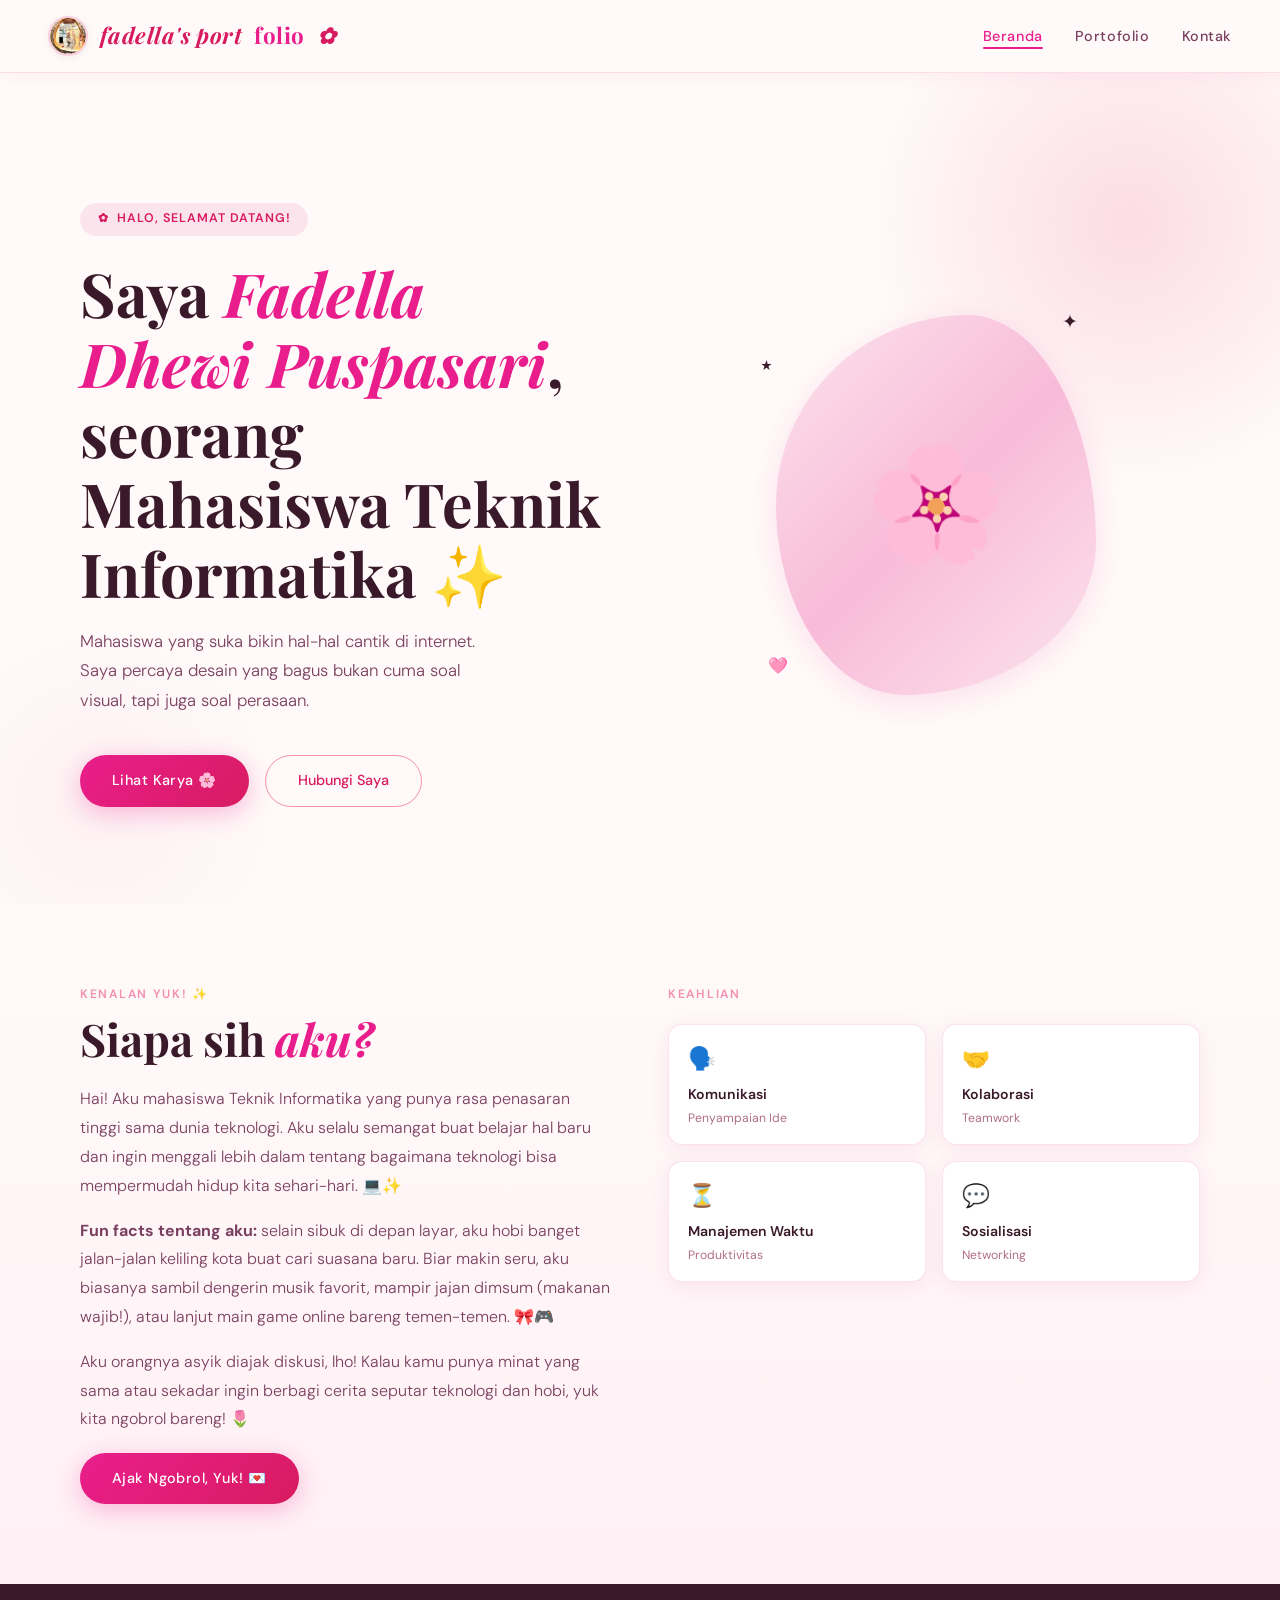
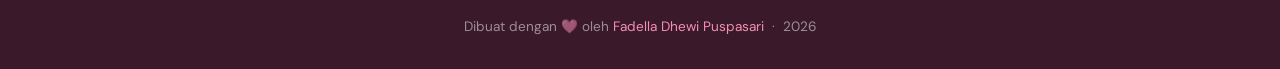
<file: index.html>
<!DOCTYPE html>
<html lang="id">
<head>
  <meta charset="UTF-8">
  <meta name="viewport" content="width=device-width, initial-scale=1.0">
  <meta name="description" content="Website personal milik Fadella Dhewi Puspasari — mahasiswa informatika yang suka desain cantik.">
  <meta name="author" content="Fadella Dhewi Puspasari">
  <title>Beranda — Fadella Dhewi Puspasari</title>
  <link rel="icon" href="fadella.ico" type="image/x-icon">
  <link rel="stylesheet" href="styles.css">
</head>
<body>

  <!-- ── Header & Navbar ── -->
  <header class="navbar">
    <a href="index.html" class="navbar-logo" aria-label="Kembali ke beranda">
      <img src="fadella.png" alt="Foto Fadella" class="logo-img">
      fadella's port<span>folio</span> ✿</a>
    <nav aria-label="Navigasi utama">
      <ul class="navbar-nav">
        <li><a href="index.html" class="active" aria-current="page">Beranda</a></li>
        <li><a href="portfolio.html">Portofolio</a></li>
        <li><a href="contact.html">Kontak</a></li>
      </ul>
    </nav>
  </header>

  <!-- ── Main Content ── -->
  <main>

    <!-- Hero -->
    <section class="hero" aria-label="Perkenalan">
      <div class="hero-blob-top" aria-hidden="true"></div>
      <div class="hero-blob-bottom" aria-hidden="true"></div>

      <div class="hero-text">
        <div class="hero-tag">Halo, selamat datang!</div>
        <h1 class="hero-title">Saya <em>Fadella Dhewi Puspasari</em>,<br>seorang Mahasiswa Teknik Informatika ✨</h1>
        <p class="hero-sub">
          Mahasiswa yang suka bikin hal-hal cantik di internet. Saya percaya desain yang bagus bukan cuma soal visual, tapi juga soal perasaan.
        </p>
        <div class="hero-ctas">
          <a href="portfolio.html" class="btn-primary">Lihat Karya 🌸</a>
          <a href="contact.html" class="btn-outline">Hubungi Saya</a>
        </div>
      </div>

      <div class="hero-visual">
        <div class="avatar-frame" aria-hidden="true">
          🌸
          <span class="avatar-deco avatar-deco-1">✦</span>
          <span class="avatar-deco avatar-deco-2">🩷</span>
          <span class="avatar-deco avatar-deco-3">⋆</span>
        </div>
        <!-- Kalau punya foto, ganti bagian avatar-frame di atas dengan ini:
        <img
          src="images/foto-profil.jpg"
          alt="Foto profil Nama Kamu, mahasiswa web development"
          class="avatar-img"
          width="220"
          height="220"
        >
        -->
      </div>
    </section>

    <!-- About -->
    <section class="about" aria-label="Tentang saya">
      <div class="about-grid">
          <div class="about-text">
          <span class="section-label">Kenalan Yuk! ✨</span>
          <h2 class="section-title">Siapa sih <em>aku?</em></h2>
          <p>
            Hai! Aku mahasiswa Teknik Informatika yang punya rasa penasaran tinggi sama dunia teknologi. Aku selalu semangat buat belajar hal baru dan ingin menggali lebih dalam tentang bagaimana teknologi bisa mempermudah hidup kita sehari-hari. 💻✨
          </p>
          
          <p>
            <strong>Fun facts tentang aku:</strong> selain sibuk di depan layar, aku hobi banget jalan-jalan keliling kota buat cari suasana baru. Biar makin seru, aku biasanya sambil dengerin musik favorit, mampir jajan dimsum (makanan wajib!), atau lanjut main game online bareng temen-temen. 🎀🎮
          </p>
          
          <p>
            Aku orangnya asyik diajak diskusi, lho! Kalau kamu punya minat yang sama atau sekadar ingin berbagi cerita seputar teknologi dan hobi, yuk kita ngobrol bareng! 🌷
          </p>

          <div class="about-cta">
            <a href="contact.html" class="btn-primary">Ajak Ngobrol, Yuk! 💌</a>
          </div>
        </div>

        <div>
          <span class="skills-heading">Keahlian</span>
          <div class="skills-grid">
            <!-- Komunikasi -->
            <div class="skill-pill">
              <div class="skill-icon" aria-hidden="true">🗣️</div>
              <div class="skill-name">Komunikasi</div>
              <div class="skill-desc">Penyampaian Ide</div>
            </div>

            <!-- Kerja Sama Tim -->
            <div class="skill-pill">
              <div class="skill-icon" aria-hidden="true">🤝</div>
              <div class="skill-name">Kolaborasi</div>
              <div class="skill-desc">Teamwork</div>
            </div>

            <!-- Manajemen Waktu -->
            <div class="skill-pill">
              <div class="skill-icon" aria-hidden="true">⏳</div>
              <div class="skill-name">Manajemen Waktu</div>
              <div class="skill-desc">Produktivitas</div>
            </div>

            <!-- Sosialisasi -->
            <div class="skill-pill">
              <div class="skill-icon" aria-hidden="true">💬</div>
              <div class="skill-name">Sosialisasi</div>
              <div class="skill-desc">Networking</div>
            </div>
          </div>
        </div>
      </div>
    </section>

  </main>

  <!-- ── Footer ── -->
  <footer class="site-footer">
    <p>Dibuat dengan 🩷 oleh <span>Fadella Dhewi Puspasari</span> &nbsp;·&nbsp; 2026</p>
  </footer>

</body>
</html>
</file>
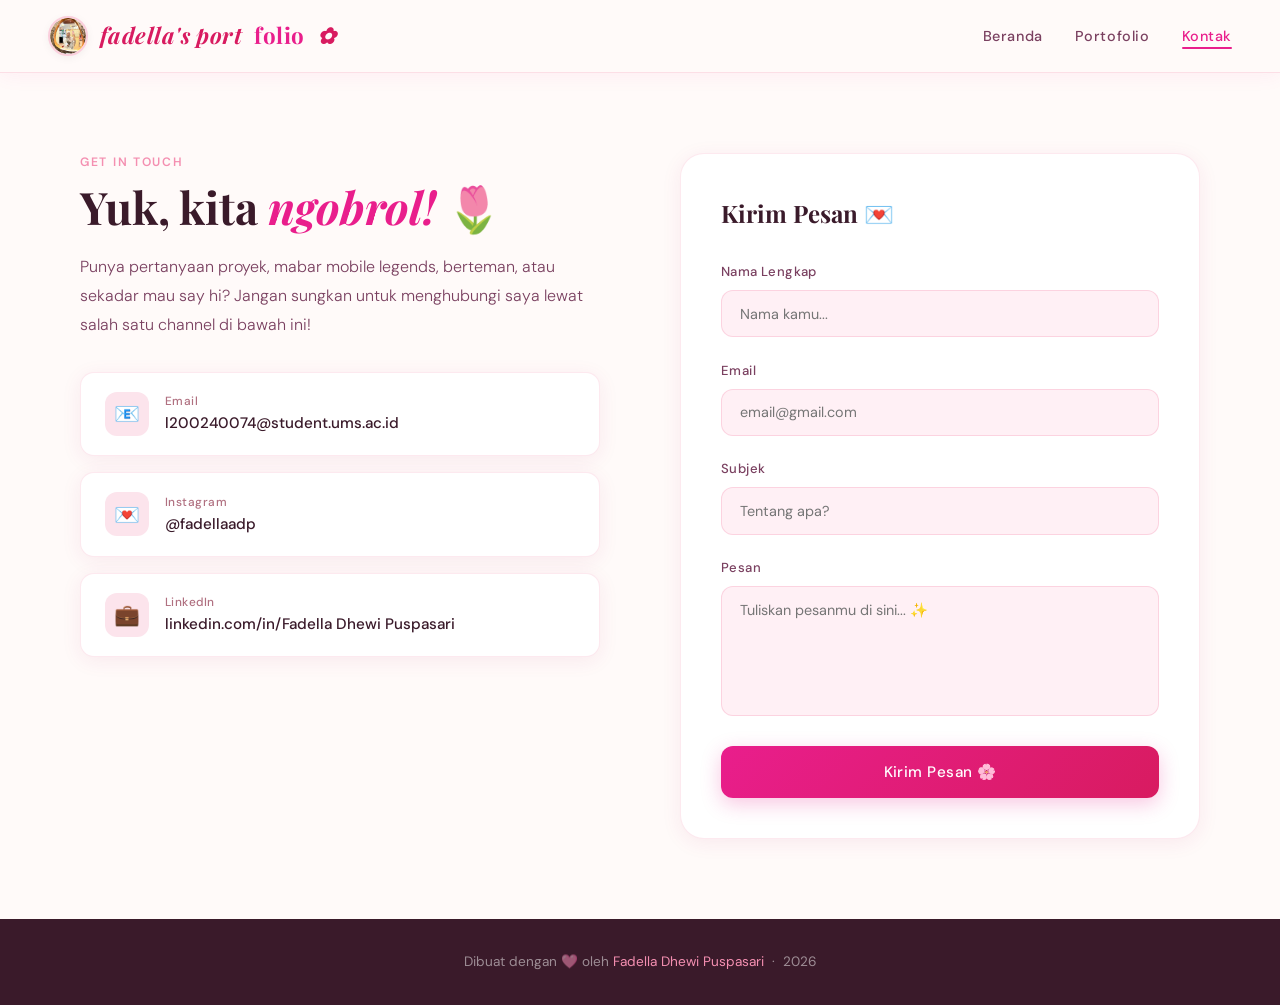
<file: contact.html>
<!DOCTYPE html>
<html lang="id">
<head>
  <meta charset="UTF-8">
  <meta name="viewport" content="width=device-width, initial-scale=1.0">
  <meta name="description" content="Hubungi Fadella Dhewi Puspasari — tersedia via email, Instagram, dan LinkedIn.">
  <meta name="author" content="Fadella Dhewi Puspasari">
  <title>Kontak — Fadella Dhewi Puspasari</title>
  <link rel="icon" href="fadella.ico" type="image/x-icon">
  <link rel="stylesheet" href="styles.css">
</head>
<body>

  <!-- ── Header & Navbar ── -->
  <header class="navbar">
    <a href="index.html" class="navbar-logo" aria-label="Kembali ke beranda">
      <img src="fadella.png" alt="Foto Fadella" class="logo-img">
      fadella's port<span>folio</span> ✿</a>
    <nav aria-label="Navigasi utama">
      <ul class="navbar-nav">
        <li><a href="index.html">Beranda</a></li>
        <li><a href="portfolio.html">Portofolio</a></li>
        <li><a href="contact.html" class="active" aria-current="page">Kontak</a></li>
      </ul>
    </nav>
  </header>

  <!-- ── Main Content ── -->
  <main>
    <div class="contact-wrap">

      <!-- Info Kontak -->
      <section aria-label="Informasi kontak">
        <span class="section-label">Get in Touch</span>
        <h1 class="section-title">Yuk, kita <em>ngobrol!</em> 🌷</h1>
        <p class="contact-desc">
          Punya pertanyaan proyek, mabar mobile legends, berteman, atau sekadar mau say hi? Jangan sungkan untuk menghubungi saya lewat salah satu channel di bawah ini!
        </p>

        <div class="contact-cards">
          <a href="mailto:l200240074@student.ums.ac.id" class="contact-card" aria-label="Kirim email ke example@gmail.com">
            <div class="cc-icon" aria-hidden="true">📧</div>
            <div class="cc-text">
              <span class="cc-label">Email</span>
              <span class="cc-val">l200240074@student.ums.ac.id</span>
            </div>
          </a>
          <a href="https://instagram.com/fadellaadp" target="_blank" rel="noopener noreferrer" class="contact-card" aria-label="Kunjungi Instagram @username (membuka tab baru)">
            <div class="cc-icon" aria-hidden="true">💌</div>
            <div class="cc-text">
              <span class="cc-label">Instagram</span>
              <span class="cc-val">@fadellaadp</span>
            </div>
          </a>
          <a href="https://www.linkedin.com/in/fadella-dhewi-puspasari-aa2275339?trk=universal-search-cluster" target="_blank" rel="noopener noreferrer" class="contact-card" aria-label="Kunjungi profil LinkedIn (membuka tab baru)">
            <div class="cc-icon" aria-hidden="true">💼</div>
            <div class="cc-text">
              <span class="cc-label">LinkedIn</span>
              <span class="cc-val">linkedin.com/in/Fadella Dhewi Puspasari</span>
            </div>
          </a>
        </div>
      </section>

      <!-- Form Kontak -->
      <section aria-label="Formulir kontak">
        <div class="contact-form-card">
          <h2 class="contact-form-title">Kirim Pesan 💌</h2>
          <form action="#" method="post" novalidate>
            <div class="form-group">
              <label for="nama">Nama Lengkap</label>
              <input
                type="text"
                id="nama"
                name="nama"
                placeholder="Nama kamu..."
                autocomplete="name"
              >
            </div>
            <div class="form-group">
              <label for="email">Email</label>
              <input
                type="email"
                id="email"
                name="email"
                placeholder="email@gmail.com"
                autocomplete="email"
              >
            </div>
            <div class="form-group">
              <label for="subjek">Subjek</label>
              <input
                type="text"
                id="subjek"
                name="subjek"
                placeholder="Tentang apa?"
              >
            </div>
            <div class="form-group">
              <label for="pesan">Pesan</label>
              <textarea
                id="pesan"
                name="pesan"
                placeholder="Tuliskan pesanmu di sini... ✨"
              ></textarea>
            </div>
            <button type="submit" class="btn-send">Kirim Pesan 🌸</button>
          </form>
        </div>
      </section>

    </div>
  </main>

  <!-- ── Footer ── -->
  <footer class="site-footer">
    <p>Dibuat dengan 🩷 oleh <span>Fadella Dhewi Puspasari</span> &nbsp;·&nbsp; 2026</p>
  </footer>

</body>
</html>
</file>
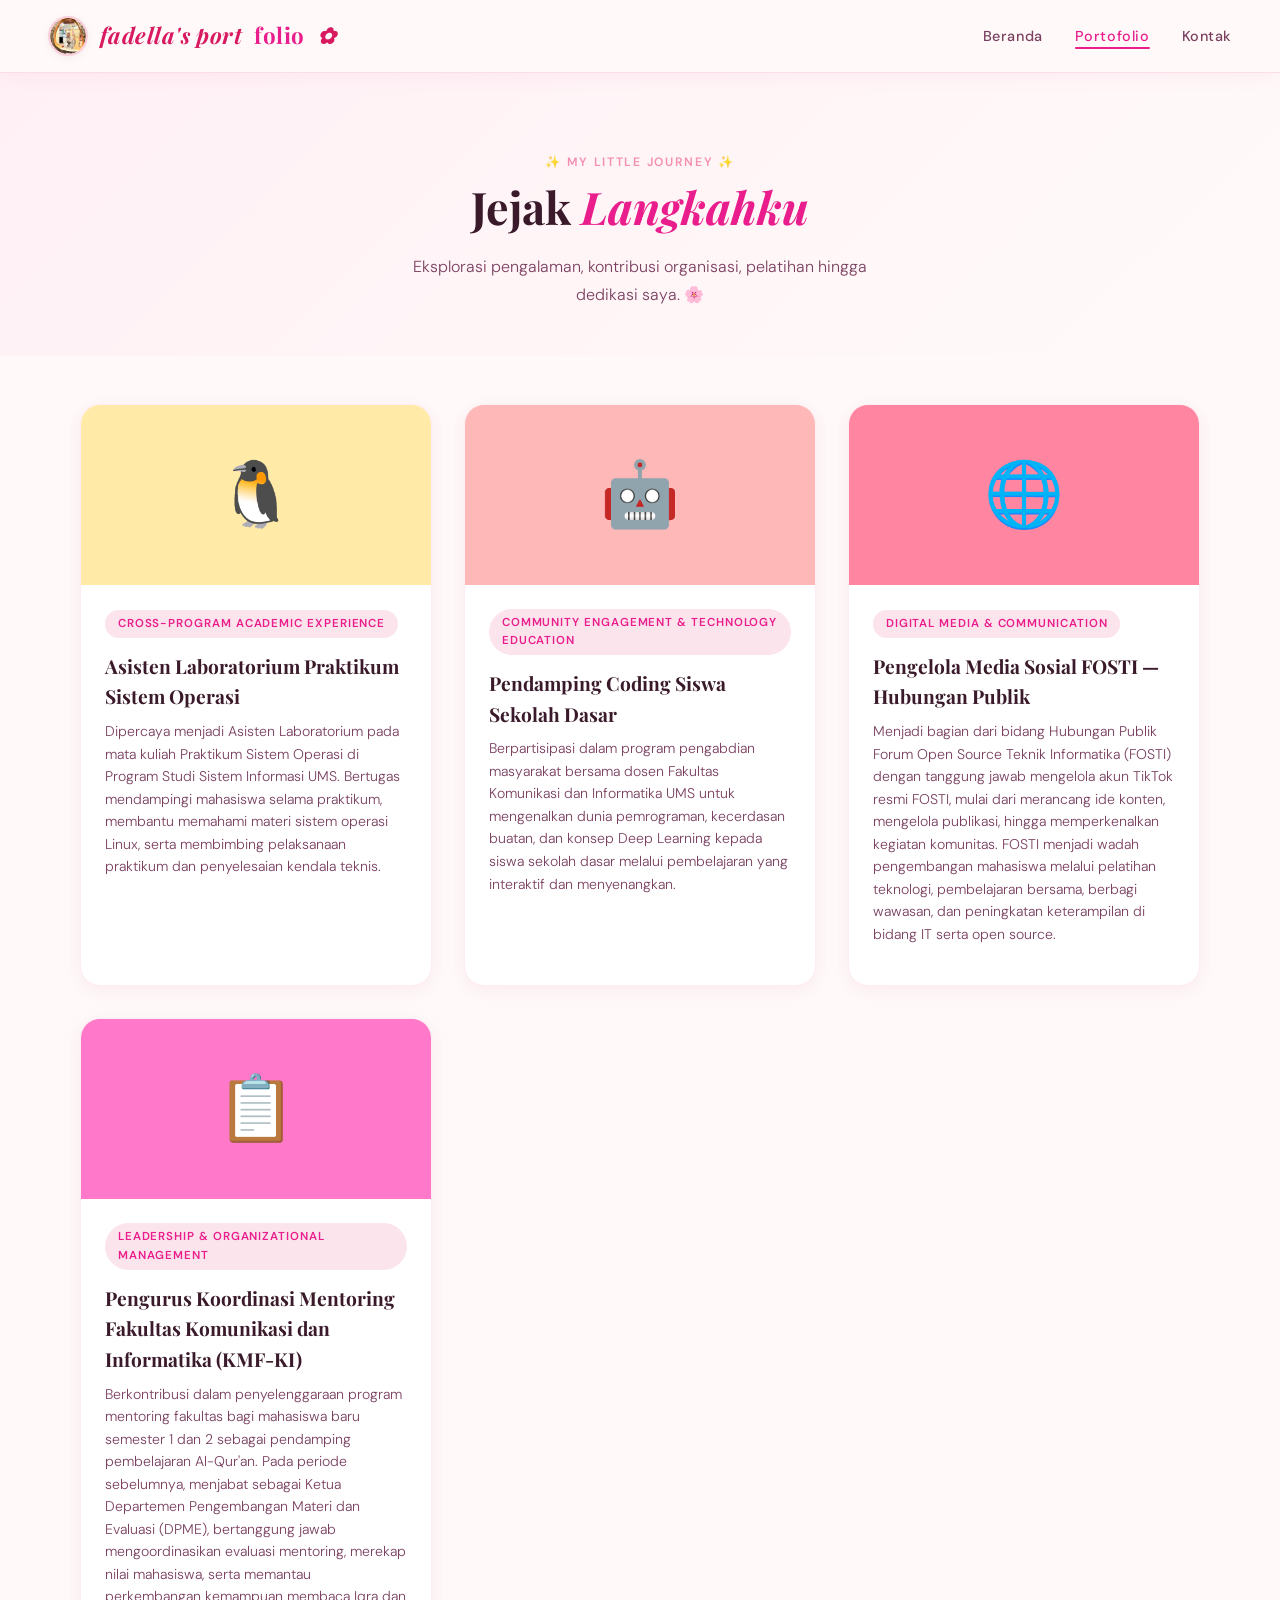
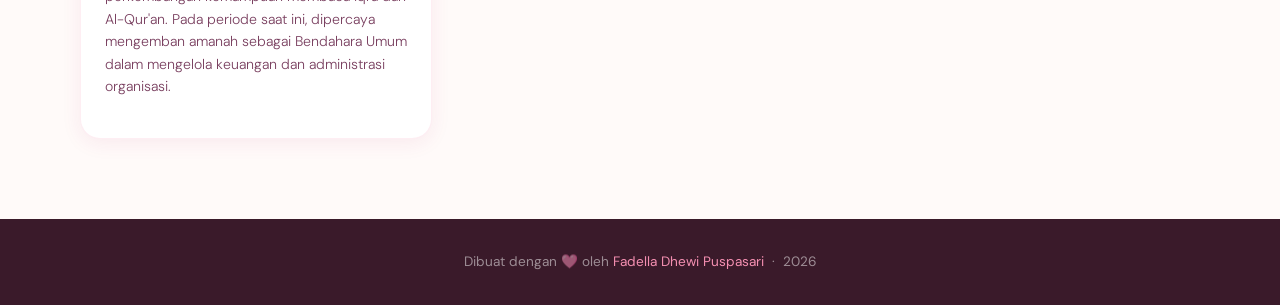
<file: portfolio.html>
<!DOCTYPE html>
<html lang="id">
<head>
  <meta charset="UTF-8">
  <meta name="viewport" content="width=device-width, initial-scale=1.0">
  <meta name="description" content="Portofolio proyek web Nama Kamu — kumpulan karya HTML, CSS, dan JavaScript.">
  <meta name="author" content="Fadella Dhewi Puspasari">
  <title>Portofolio — Fadella Dhewi Puspasari</title>
  <link rel="icon" href="fadella.ico" type="image/x-icon">
  <link rel="stylesheet" href="styles.css">
</head>
<body>

  <!-- ── Header & Navbar ── -->
  <header class="navbar">
    <a href="index.html" class="navbar-logo" aria-label="Kembali ke beranda">
      <img src="fadella.png" alt="Foto Fadella" class="logo-img">
      fadella's port<span>folio</span> ✿</a>
    <nav aria-label="Navigasi utama">
      <ul class="navbar-nav">
        <li><a href="index.html">Beranda</a></li>
        <li><a href="portfolio.html" class="active" aria-current="page">Portofolio</a></li>
        <li><a href="contact.html">Kontak</a></li>
      </ul>
    </nav>
  </header>

  <!-- ── Main Content ── -->
  <main>

    <!-- Portfolio Hero -->
    <section class="portfolio-hero" aria-label="Halaman portofolio">
      <span class="section-label">✨ My Little Journey ✨</span>
      <h1 class="section-title">Jejak <em>Langkahku</em></h1>
      <p class="portfolio-hero-desc">
        Eksplorasi pengalaman, kontribusi organisasi, pelatihan hingga dedikasi saya. 🌸
      </p>
    </section>

    <!-- Projects Grid -->
    <section aria-label="Daftar proyek">
      <div class="projects-grid">

        <article class="project-card">
  <div class="project-thumb thumb-os" aria-hidden="true">🐧</div>
  <div class="project-info">
    <span class="project-tag">Cross-Program Academic Experience</span>
    <h2 class="project-title">Asisten Laboratorium Praktikum Sistem Operasi</h2>
    <p class="project-desc">Dipercaya menjadi Asisten Laboratorium pada mata kuliah Praktikum Sistem Operasi di Program Studi Sistem Informasi UMS. Bertugas mendampingi mahasiswa selama praktikum, membantu memahami materi sistem operasi Linux, serta membimbing pelaksanaan praktikum dan penyelesaian kendala teknis.</p>
  </div>
</article>

<article class="project-card">
  <div class="project-thumb thumb-ai" aria-hidden="true">🤖</div>
  <div class="project-info">
    <span class="project-tag">Community Engagement & Technology Education</span>
    <h2 class="project-title">Pendamping Coding Siswa Sekolah Dasar</h2>
    <p class="project-desc">Berpartisipasi dalam program pengabdian masyarakat bersama dosen Fakultas Komunikasi dan Informatika UMS untuk mengenalkan dunia pemrograman, kecerdasan buatan, dan konsep Deep Learning kepada siswa sekolah dasar melalui pembelajaran yang interaktif dan menyenangkan.</p>
  </div>
</article>

<article class="project-card">
  <div class="project-thumb thumb-fosti" aria-hidden="true">🌐</div>
  <div class="project-info">
    <span class="project-tag">Digital Media & Communication</span>
    <h2 class="project-title">Pengelola Media Sosial FOSTI — Hubungan Publik</h2>
    <p class="project-desc">Menjadi bagian dari bidang Hubungan Publik Forum Open Source Teknik Informatika (FOSTI) dengan tanggung jawab mengelola akun TikTok resmi FOSTI, mulai dari merancang ide konten, mengelola publikasi, hingga memperkenalkan kegiatan komunitas. FOSTI menjadi wadah pengembangan mahasiswa melalui pelatihan teknologi, pembelajaran bersama, berbagi wawasan, dan peningkatan keterampilan di bidang IT serta open source.</p>
  </div>
</article>

<article class="project-card">
  <div class="project-thumb thumb-kmf" aria-hidden="true">📋</div>
  <div class="project-info">
    <span class="project-tag">Leadership & Organizational Management</span>
    <h2 class="project-title">Pengurus Koordinasi Mentoring Fakultas Komunikasi dan Informatika (KMF-KI)</h2>
    <p class="project-desc">Berkontribusi dalam penyelenggaraan program mentoring fakultas bagi mahasiswa baru semester 1 dan 2 sebagai pendamping pembelajaran Al-Qur'an. Pada periode sebelumnya, menjabat sebagai Ketua Departemen Pengembangan Materi dan Evaluasi (DPME), bertanggung jawab mengoordinasikan evaluasi mentoring, merekap nilai mahasiswa, serta memantau perkembangan kemampuan membaca Iqra dan Al-Qur'an. Pada periode saat ini, dipercaya mengemban amanah sebagai Bendahara Umum dalam mengelola keuangan dan administrasi organisasi.</p>
  </div>
</article>
      </div>
    </section>

  </main>

  <!-- ── Footer ── -->
  <footer class="site-footer">
    <p>Dibuat dengan 🩷 oleh <span>Fadella Dhewi Puspasari</span> &nbsp;·&nbsp; 2026</p>
  </footer>

</body>
</html>
</file>
<file: styles.css>
/* =============================================
   PINK CUTE THEME — styles.css
   Tugas #1 Web Personal — 2026
   ============================================= */

@import url('https://fonts.googleapis.com/css2?family=Playfair+Display:ital,wght@0,400;0,700;1,400&family=DM+Sans:wght@300;400;500;600&display=swap');

/* ── Variables ── */
:root {
  --pink-soft:   #fce4ec;
  --pink-mid:    #f48fb1;
  --pink-deep:   #e91e8c;
  --pink-blush:  #fff0f5;
  --rose:        #d81b60;
  --cream:       #fffaf9;
  --text-dark:   #3a1a2a;
  --text-mid:    #7a4060;
  --text-light:  #b07080;
  --white:       #ffffff;
  --shadow-pink: 0 8px 32px rgba(233, 30, 140, 0.12);
  --shadow-soft: 0 4px 20px rgba(180, 40, 100, 0.08);
  --radius-card: 20px;
  --radius-pill: 100px;
}

/* ── Reset ── */
*,
*::before,
*::after {
  box-sizing: border-box;
  margin: 0;
  padding: 0;
}

html {
  scroll-behavior: smooth;
}

body {
  font-family: 'DM Sans', sans-serif;
  background-color: var(--cream);
  color: var(--text-dark);
  overflow-x: hidden;
  line-height: 1.6;
}

/* ══════════════════════════════════
   NAVBAR
══════════════════════════════════ */

.navbar {
  position: sticky;
  top: 0;
  z-index: 100;
  display: flex;
  justify-content: space-between;
  align-items: center;
  padding: 1rem 3rem;
  background-color: rgba(255, 250, 249, 0.9);
  backdrop-filter: blur(16px);
  border-bottom: 1px solid rgba(244, 143, 177, 0.25);
  box-shadow: 0 2px 20px rgba(233, 30, 140, 0.06);
}

.navbar-logo {
  font-family: 'Playfair Display', serif;
  font-size: 1.4rem;
  color: var(--rose);
  font-style: italic;
  font-weight: 700;
  letter-spacing: 0.02em;
  text-decoration: none;
}

.navbar-logo span {
  color: var(--pink-deep);
  font-style: normal;
}

.navbar-nav {
  display: flex;
  gap: 2rem;
  list-style: none;
}

.navbar-nav a {
  text-decoration: none;
  color: var(--text-mid);
  font-size: 0.9rem;
  font-weight: 500;
  letter-spacing: 0.04em;
  position: relative;
  transition: color 0.3s;
  padding-bottom: 4px;
}

.navbar-nav a::after {
  content: '';
  position: absolute;
  bottom: 0;
  left: 0;
  width: 0;
  height: 2px;
  background-color: var(--pink-deep);
  border-radius: 2px;
  transition: width 0.3s ease;
}

.navbar-nav a:hover,
.navbar-nav a.active {
  color: var(--pink-deep);
}

.navbar-nav a:hover::after,
.navbar-nav a.active::after {
  width: 100%;
}

.navbar-logo {
  font-family: 'Playfair Display', serif;
  font-size: 1.4rem;
  color: var(--rose);
  font-style: italic;
  font-weight: 700;
  letter-spacing: 0.02em;
  text-decoration: none;
  
  /* Tambahan agar gambar dan teks sejajar */
  display: flex;
  align-items: center;
  gap: 12px; /* Jarak antara foto dan teks */
}

/* Style khusus untuk foto logo */
.logo-img {
  width: 40px;           /* Ukuran lebar foto */
  height: 40px;          /* Ukuran tinggi foto */
  object-fit: cover;     /* Agar foto tidak penyok/distorsi */
  border-radius: 50%;    /* Membuat foto menjadi bulat sempurna */
  border: 2px solid rgba(244, 143, 177, 0.4); /* Border tipis estetik */
  box-shadow: 0 2px 8px rgba(0, 0, 0, 0.05);
}

.navbar-logo span {
  color: var(--pink-deep);
  font-style: normal;
}

/* ══════════════════════════════════
   SECTION HELPERS
══════════════════════════════════ */

.section-label {
  font-size: 0.76rem;
  font-weight: 600;
  letter-spacing: 0.14em;
  text-transform: uppercase;
  color: var(--pink-mid);
  margin-bottom: 0.5rem;
  display: block;
}

.section-title {
  font-family: 'Playfair Display', serif;
  font-size: clamp(2rem, 4vw, 2.8rem);
  color: var(--text-dark);
  margin-bottom: 1.2rem;
  line-height: 1.2;
}

.section-title em {
  font-style: italic;
  color: var(--pink-deep);
}

/* ══════════════════════════════════
   BUTTONS
══════════════════════════════════ */

.btn-primary {
  display: inline-flex;
  align-items: center;
  gap: 0.5rem;
  background: linear-gradient(135deg, var(--pink-deep), var(--rose));
  color: var(--white);
  padding: 0.85rem 2rem;
  border-radius: var(--radius-pill);
  text-decoration: none;
  font-size: 0.9rem;
  font-weight: 500;
  letter-spacing: 0.03em;
  box-shadow: 0 6px 24px rgba(233, 30, 140, 0.28);
  transition: transform 0.3s ease, box-shadow 0.3s ease;
  border: none;
  cursor: pointer;
  font-family: 'DM Sans', sans-serif;
}

.btn-primary:hover {
  transform: translateY(-2px);
  box-shadow: 0 10px 32px rgba(233, 30, 140, 0.38);
}

.btn-outline {
  display: inline-flex;
  align-items: center;
  gap: 0.5rem;
  background-color: transparent;
  color: var(--rose);
  padding: 0.85rem 2rem;
  border-radius: var(--radius-pill);
  text-decoration: none;
  font-size: 0.9rem;
  font-weight: 500;
  border: 1.5px solid var(--pink-mid);
  transition: background-color 0.3s ease, border-color 0.3s ease, transform 0.3s ease;
  cursor: pointer;
  font-family: 'DM Sans', sans-serif;
}

.btn-outline:hover {
  background-color: var(--pink-soft);
  border-color: var(--pink-deep);
  transform: translateY(-2px);
}

/* ══════════════════════════════════
   FOOTER
══════════════════════════════════ */

.site-footer {
  background-color: var(--text-dark);
  color: rgba(255, 255, 255, 0.5);
  text-align: center;
  padding: 2rem;
  font-size: 0.85rem;
}

.site-footer span {
  color: var(--pink-mid);
}

/* ══════════════════════════════════
   ANIMATIONS
══════════════════════════════════ */

@keyframes slideUp {
  from {
    opacity: 0;
    transform: translateY(24px);
  }
  to {
    opacity: 1;
    transform: translateY(0);
  }
}

@keyframes fadeIn {
  from {
    opacity: 0;
    transform: scale(0.96);
  }
  to {
    opacity: 1;
    transform: scale(1);
  }
}

@keyframes float {
  0%, 100% {
    transform: translateY(0px);
  }
  50% {
    transform: translateY(-18px);
  }
}

@keyframes morphBlob {
  0%, 100% { border-radius: 60% 40% 60% 40% / 50% 60% 40% 50%; }
  25%       { border-radius: 40% 60% 40% 60% / 60% 40% 60% 40%; }
  50%       { border-radius: 55% 45% 55% 45% / 45% 55% 45% 55%; }
  75%       { border-radius: 45% 55% 45% 55% / 55% 45% 55% 45%; }
}

/* ══════════════════════════════════
   INDEX.HTML — HERO
══════════════════════════════════ */

.hero {
  position: relative;
  min-height: calc(100vh - 68px);
  display: grid;
  grid-template-columns: 1fr 1fr;
  align-items: center;
  gap: 4rem;
  padding: 5rem 5rem 3rem;
  overflow: hidden;
}

.hero-blob-top {
  position: absolute;
  top: -120px;
  right: -120px;
  width: 540px;
  height: 540px;
  background: radial-gradient(circle, rgba(244, 143, 177, 0.28) 0%, transparent 70%);
  border-radius: 50%;
  animation: float 6s ease-in-out infinite;
  pointer-events: none;
}

.hero-blob-bottom {
  position: absolute;
  bottom: -100px;
  left: -100px;
  width: 400px;
  height: 400px;
  background: radial-gradient(circle, rgba(252, 228, 236, 0.45) 0%, transparent 70%);
  border-radius: 50%;
  animation: float 9s ease-in-out infinite reverse;
  pointer-events: none;
}

.hero-text {
  position: relative;
  z-index: 1;
  animation: slideUp 0.6s ease both;
}

.hero-tag {
  display: inline-flex;
  align-items: center;
  gap: 0.5rem;
  background-color: var(--pink-soft);
  color: var(--rose);
  padding: 0.4rem 1.1rem;
  border-radius: var(--radius-pill);
  font-size: 0.78rem;
  font-weight: 600;
  letter-spacing: 0.08em;
  text-transform: uppercase;
  margin-bottom: 1.4rem;
}

.hero-tag::before {
  content: '✿';
}

.hero-title {
  font-family: 'Playfair Display', serif;
  font-size: clamp(2.4rem, 5vw, 3.8rem);
  line-height: 1.15;
  color: var(--text-dark);
  margin-bottom: 1.2rem;
}

.hero-title em {
  font-style: italic;
  color: var(--pink-deep);
}

.hero-sub {
  font-size: 1.05rem;
  color: var(--text-mid);
  line-height: 1.75;
  max-width: 420px;
  margin-bottom: 2.5rem;
  font-weight: 300;
}

.hero-ctas {
  display: flex;
  gap: 1rem;
  flex-wrap: wrap;
}

.hero-visual {
  position: relative;
  z-index: 1;
  display: flex;
  justify-content: center;
  align-items: center;
  animation: fadeIn 0.8s 0.4s ease both;
}

.avatar-frame {
  width: 320px;
  height: 380px;
  background: linear-gradient(135deg, #fce4ec 0%, #f8bbd9 50%, #fce4ec 100%);
  border-radius: 60% 40% 60% 40% / 50% 60% 40% 50%;
  display: flex;
  align-items: center;
  justify-content: center;
  font-size: 7rem;
  position: relative;
  box-shadow: var(--shadow-pink);
  animation: morphBlob 8s ease-in-out infinite;
}

.avatar-img {
  width: 220px;
  height: 220px;
  border-radius: 50%;
  object-fit: cover;
  border: 4px solid var(--white);
  box-shadow: var(--shadow-pink);
}

.avatar-deco {
  position: absolute;
  font-size: 1.4rem;
  animation: float 7s ease-in-out infinite;
  pointer-events: none;
}

.avatar-deco-1 { top: -8px;   right: 18px;  animation-duration: 6s;  font-size: 1.2rem; }
.avatar-deco-2 { bottom: 16px; left: -8px;  animation-duration: 9s;  font-size: 1rem; }
.avatar-deco-3 { top: 28px;   left: -18px;  animation-duration: 8s;  font-size: 1.7rem; }

/* ══════════════════════════════════
   INDEX.HTML — ABOUT
══════════════════════════════════ */

.about {
  padding: 5rem;
  background: linear-gradient(to bottom, var(--cream), var(--pink-blush));
}

.about-grid {
  display: grid;
  grid-template-columns: 1fr 1fr;
  gap: 3.5rem;
  align-items: start;
}

.about-text p {
  color: var(--text-mid);
  line-height: 1.8;
  margin-bottom: 1rem;
  font-weight: 300;
}

.about-cta {
  margin-top: 1.2rem;
}

.skills-heading {
  font-size: 0.76rem;
  font-weight: 600;
  letter-spacing: 0.14em;
  text-transform: uppercase;
  color: var(--pink-mid);
  margin-bottom: 1.2rem;
  display: block;
}

.skills-grid {
  display: grid;
  grid-template-columns: 1fr 1fr;
  gap: 1rem;
}

.skill-pill {
  background-color: var(--white);
  border: 1px solid rgba(244, 143, 177, 0.25);
  border-radius: 14px;
  padding: 1rem 1.2rem;
  box-shadow: var(--shadow-soft);
  transition: border-color 0.3s ease, box-shadow 0.3s ease, transform 0.3s ease;
}

.skill-pill:hover {
  border-color: var(--pink-mid);
  box-shadow: var(--shadow-pink);
  transform: translateY(-3px);
}

.skill-icon { font-size: 1.4rem; margin-bottom: 0.4rem; }
.skill-name { font-size: 0.88rem; font-weight: 600; color: var(--text-dark); }
.skill-desc { font-size: 0.76rem; color: var(--text-light); margin-top: 0.2rem; }

/* ══════════════════════════════════
   PORTFOLIO.HTML
══════════════════════════════════ */

.portfolio-hero {
  padding: 5rem 5rem 3rem;
  background: linear-gradient(135deg, var(--pink-blush) 0%, var(--cream) 100%);
  text-align: center;
}

.portfolio-hero-desc {
  color: var(--text-mid);
  max-width: 500px;
  margin: 0 auto;
  font-weight: 300;
  line-height: 1.7;
}

.projects-grid {
  display: grid;
  grid-template-columns: repeat(auto-fit, minmax(300px, 1fr));
  gap: 2rem;
  padding: 3rem 5rem 5rem;
}

.project-card {
  background-color: var(--white);
  border-radius: var(--radius-card);
  overflow: hidden;
  box-shadow: var(--shadow-soft);
  border: 1px solid rgba(244, 143, 177, 0.15);
  transition: transform 0.4s ease, box-shadow 0.4s ease, border-color 0.4s ease;
}

.project-card:hover {
  transform: translateY(-6px);
  box-shadow: var(--shadow-pink);
  border-color: rgba(244, 143, 177, 0.4);
}

.project-thumb {
  height: 180px;
  display: flex;
  align-items: center;
  justify-content: center;
  font-size: 4rem;
}

.thumb-pink   { background: linear-gradient(135deg, #fce4ec, #f8bbd9); }
.thumb-purple { background: linear-gradient(135deg, #e8d5f0, #d4b8e8); }
.thumb-rose   { background: linear-gradient(135deg, #ffe0eb, #ffb8d0); }
.thumb-peach  { background: linear-gradient(135deg, #fde8cc, #f9d4aa); }
.thumb-sky    { background: linear-gradient(135deg, #d4e8f8, #b8d4f0); }
.thumb-mint   { background: linear-gradient(135deg, #d8f4e8, #b8e8d0); }

.project-info { padding: 1.5rem; }

.project-tag {
  font-size: 0.72rem;
  font-weight: 600;
  letter-spacing: 0.08em;
  text-transform: uppercase;
  color: var(--pink-deep);
  background-color: var(--pink-soft);
  padding: 0.3rem 0.8rem;
  border-radius: var(--radius-pill);
  display: inline-block;
  margin-bottom: 0.8rem;
}

.project-title {
  font-family: 'Playfair Display', serif;
  font-size: 1.2rem;
  color: var(--text-dark);
  margin-bottom: 0.5rem;
}

.project-desc {
  font-size: 0.88rem;
  color: var(--text-mid);
  line-height: 1.6;
  margin-bottom: 1rem;
  font-weight: 300;
}

.project-link {
  font-size: 0.83rem;
  color: var(--pink-deep);
  text-decoration: none;
  font-weight: 600;
  display: inline-flex;
  align-items: center;
  gap: 0.3rem;
  transition: gap 0.2s ease;
}

.project-link:hover {
  gap: 0.6rem;
}

/* ══════════════════════════════════
   CONTACT.HTML
══════════════════════════════════ */

.contact-wrap {
  padding: 5rem;
  display: grid;
  grid-template-columns: 1fr 1fr;
  gap: 5rem;
  align-items: start;
  min-height: calc(100vh - 68px);
}

.contact-desc {
  color: var(--text-mid);
  line-height: 1.8;
  margin-bottom: 2rem;
  font-weight: 300;
}

.contact-cards {
  display: flex;
  flex-direction: column;
  gap: 1rem;
}

.contact-card {
  display: flex;
  align-items: center;
  gap: 1rem;
  background-color: var(--white);
  border-radius: 14px;
  padding: 1.2rem 1.5rem;
  box-shadow: var(--shadow-soft);
  border: 1px solid rgba(244, 143, 177, 0.2);
  text-decoration: none;
  transition: border-color 0.3s ease, box-shadow 0.3s ease, transform 0.3s ease;
}

.contact-card:hover {
  border-color: var(--pink-mid);
  box-shadow: var(--shadow-pink);
  transform: translateX(5px);
}

.cc-icon {
  width: 44px;
  height: 44px;
  border-radius: 12px;
  background-color: var(--pink-soft);
  display: flex;
  align-items: center;
  justify-content: center;
  font-size: 1.3rem;
  flex-shrink: 0;
}

.cc-label {
  font-size: 0.74rem;
  color: var(--text-light);
  font-weight: 500;
  letter-spacing: 0.04em;
  display: block;
}

.cc-val {
  font-size: 0.95rem;
  color: var(--text-dark);
  font-weight: 500;
  display: block;
}

.contact-form-card {
  background-color: var(--white);
  border-radius: 24px;
  padding: 2.5rem;
  box-shadow: var(--shadow-soft);
  border: 1px solid rgba(244, 143, 177, 0.2);
}

.contact-form-title {
  font-family: 'Playfair Display', serif;
  font-size: 1.5rem;
  color: var(--text-dark);
  margin-bottom: 1.8rem;
}

.form-group {
  margin-bottom: 1.4rem;
}

.form-group label {
  display: block;
  font-size: 0.82rem;
  font-weight: 500;
  color: var(--text-mid);
  margin-bottom: 0.5rem;
  letter-spacing: 0.03em;
}

.form-group input,
.form-group textarea {
  width: 100%;
  padding: 0.85rem 1.1rem;
  border: 1.5px solid rgba(244, 143, 177, 0.3);
  border-radius: 12px;
  font-family: 'DM Sans', sans-serif;
  font-size: 0.9rem;
  color: var(--text-dark);
  background-color: var(--pink-blush);
  outline: none;
  transition: border-color 0.3s ease, box-shadow 0.3s ease;
  resize: none;
}

.form-group input:focus,
.form-group textarea:focus {
  border-color: var(--pink-mid);
  box-shadow: 0 0 0 3px rgba(244, 143, 177, 0.18);
}

.form-group textarea {
  height: 130px;
}

.btn-send {
  width: 100%;
  background: linear-gradient(135deg, var(--pink-deep), var(--rose));
  color: var(--white);
  border: none;
  padding: 1rem;
  border-radius: 12px;
  font-family: 'DM Sans', sans-serif;
  font-size: 0.95rem;
  font-weight: 500;
  cursor: pointer;
  box-shadow: 0 6px 20px rgba(233, 30, 140, 0.25);
  transition: transform 0.3s ease, box-shadow 0.3s ease;
  letter-spacing: 0.03em;
}

.btn-send:hover {
  transform: translateY(-2px);
  box-shadow: 0 10px 28px rgba(233, 30, 140, 0.35);
}

/* ══════════════════════════════════
   RESPONSIVE — TABLET & MOBILE
══════════════════════════════════ */

@media (max-width: 900px) {
  .navbar {
    padding: 1rem 1.5rem;
  }

  .navbar-nav {
    gap: 1.2rem;
  }

  .hero {
    grid-template-columns: 1fr;
    padding: 3rem 2rem;
    text-align: center;
    gap: 2rem;
  }

  .hero-blob-top,
  .hero-blob-bottom {
    display: none;
  }

  .hero-sub {
    max-width: 100%;
  }

  .hero-ctas {
    justify-content: center;
  }

  .hero-visual {
    order: -1;
  }

  .avatar-frame {
    width: 230px;
    height: 270px;
    font-size: 5rem;
  }

  .about {
    padding: 3rem 2rem;
  }

  .about-grid {
    grid-template-columns: 1fr;
  }

  .portfolio-hero {
    padding: 3rem 2rem 2rem;
  }

  .projects-grid {
    padding: 2rem;
    grid-template-columns: 1fr;
  }

  .contact-wrap {
    grid-template-columns: 1fr;
    padding: 3rem 2rem;
    gap: 3rem;
  }
}

@media (max-width: 560px) {
  .navbar-nav {
    gap: 0.8rem;
  }

  .navbar-nav a {
    font-size: 0.82rem;
  }

  .skills-grid {
    grid-template-columns: 1fr;
  }

  .hero-ctas {
    flex-direction: column;
    align-items: center;
  }
}

/* style.css */

/* 1. Asisten Lab OS - Pink Peach (Paling Terang) */
.thumb-os { 
  background-color: #ffeaa7; 
}

/* 2. Pengabdian SD AI - Soft Pink (Lembut) */
.thumb-ai { 
  background-color: #ffb8b8; 
}

/* 3. FOSTI Hubungan Publik - Rose Pink (Manis) */
.thumb-fosti { 
  background-color: #ff85a1; 
}

/* 4. KMF Ketua DPME - Orchid Pink (Paling Pekat, Sedikit Ungu) */
.thumb-kmf { 
  background-color: #ff78ca; 
}
</file>
